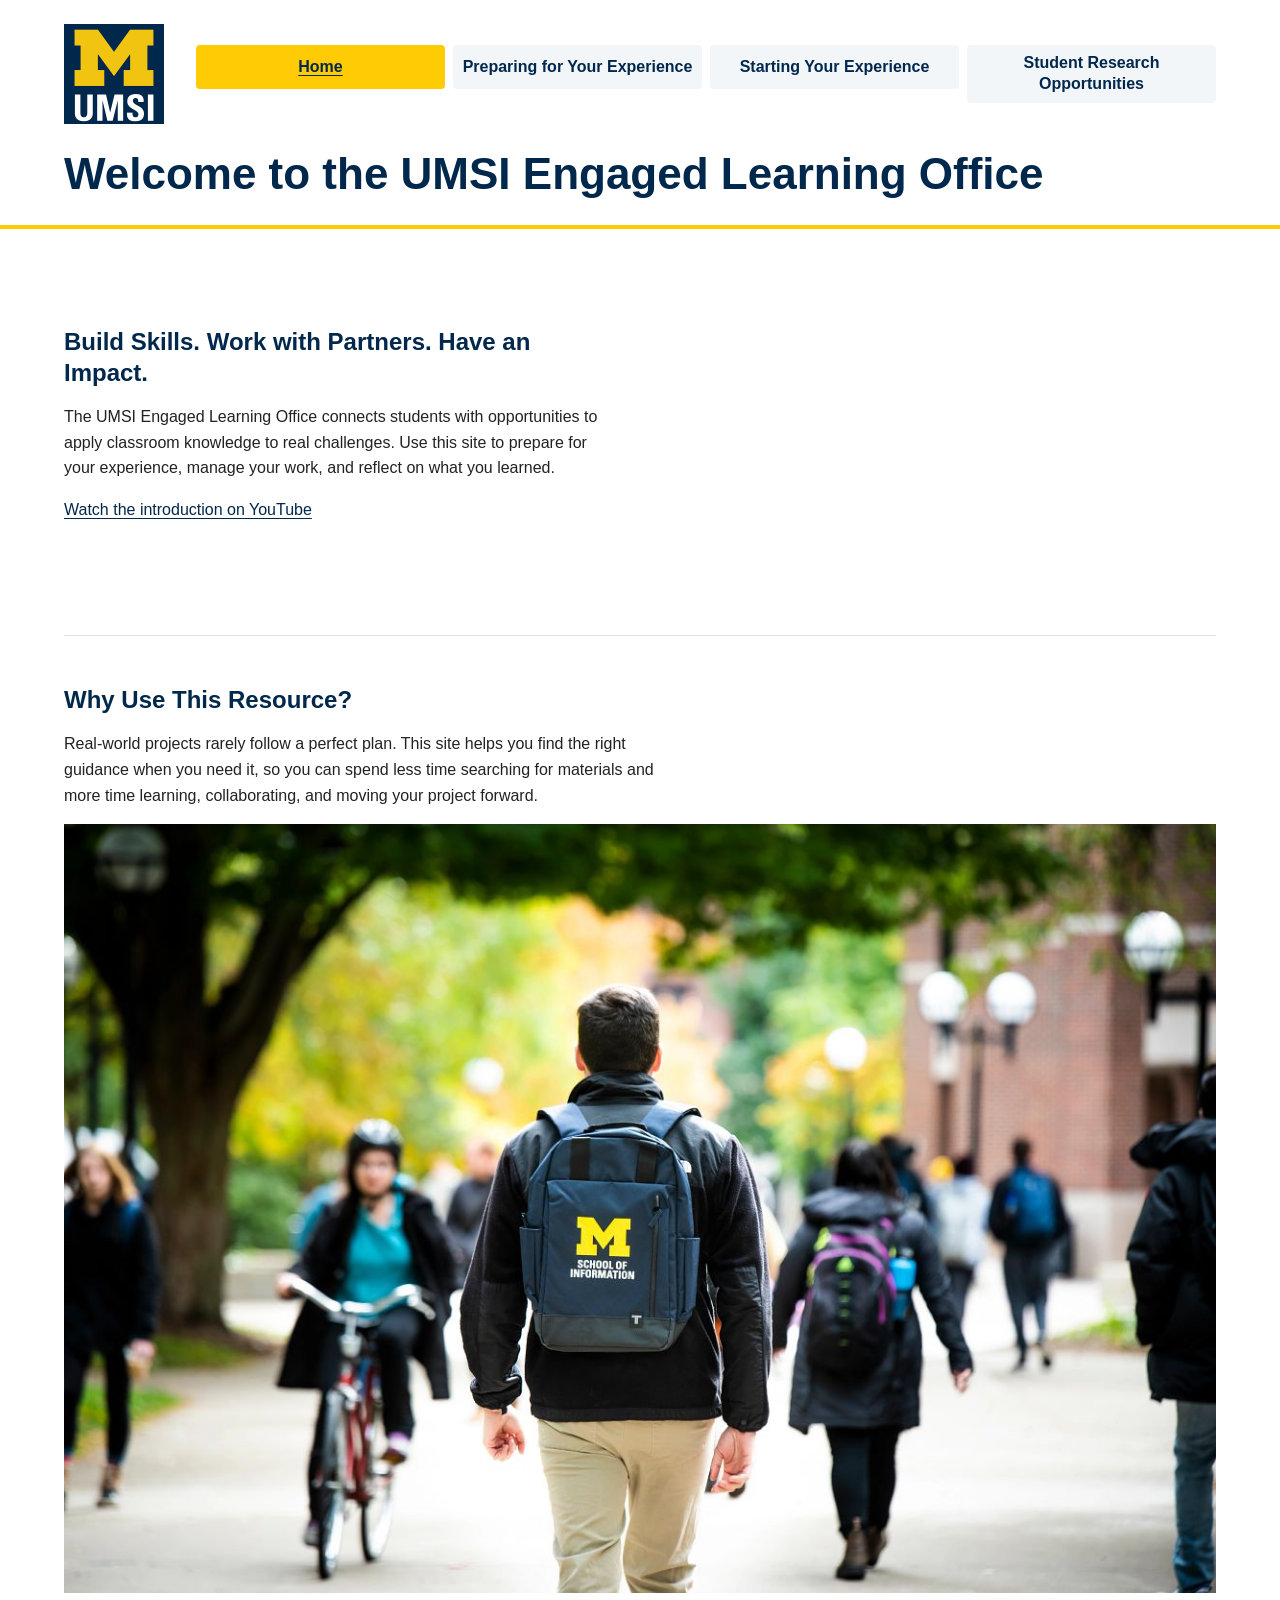
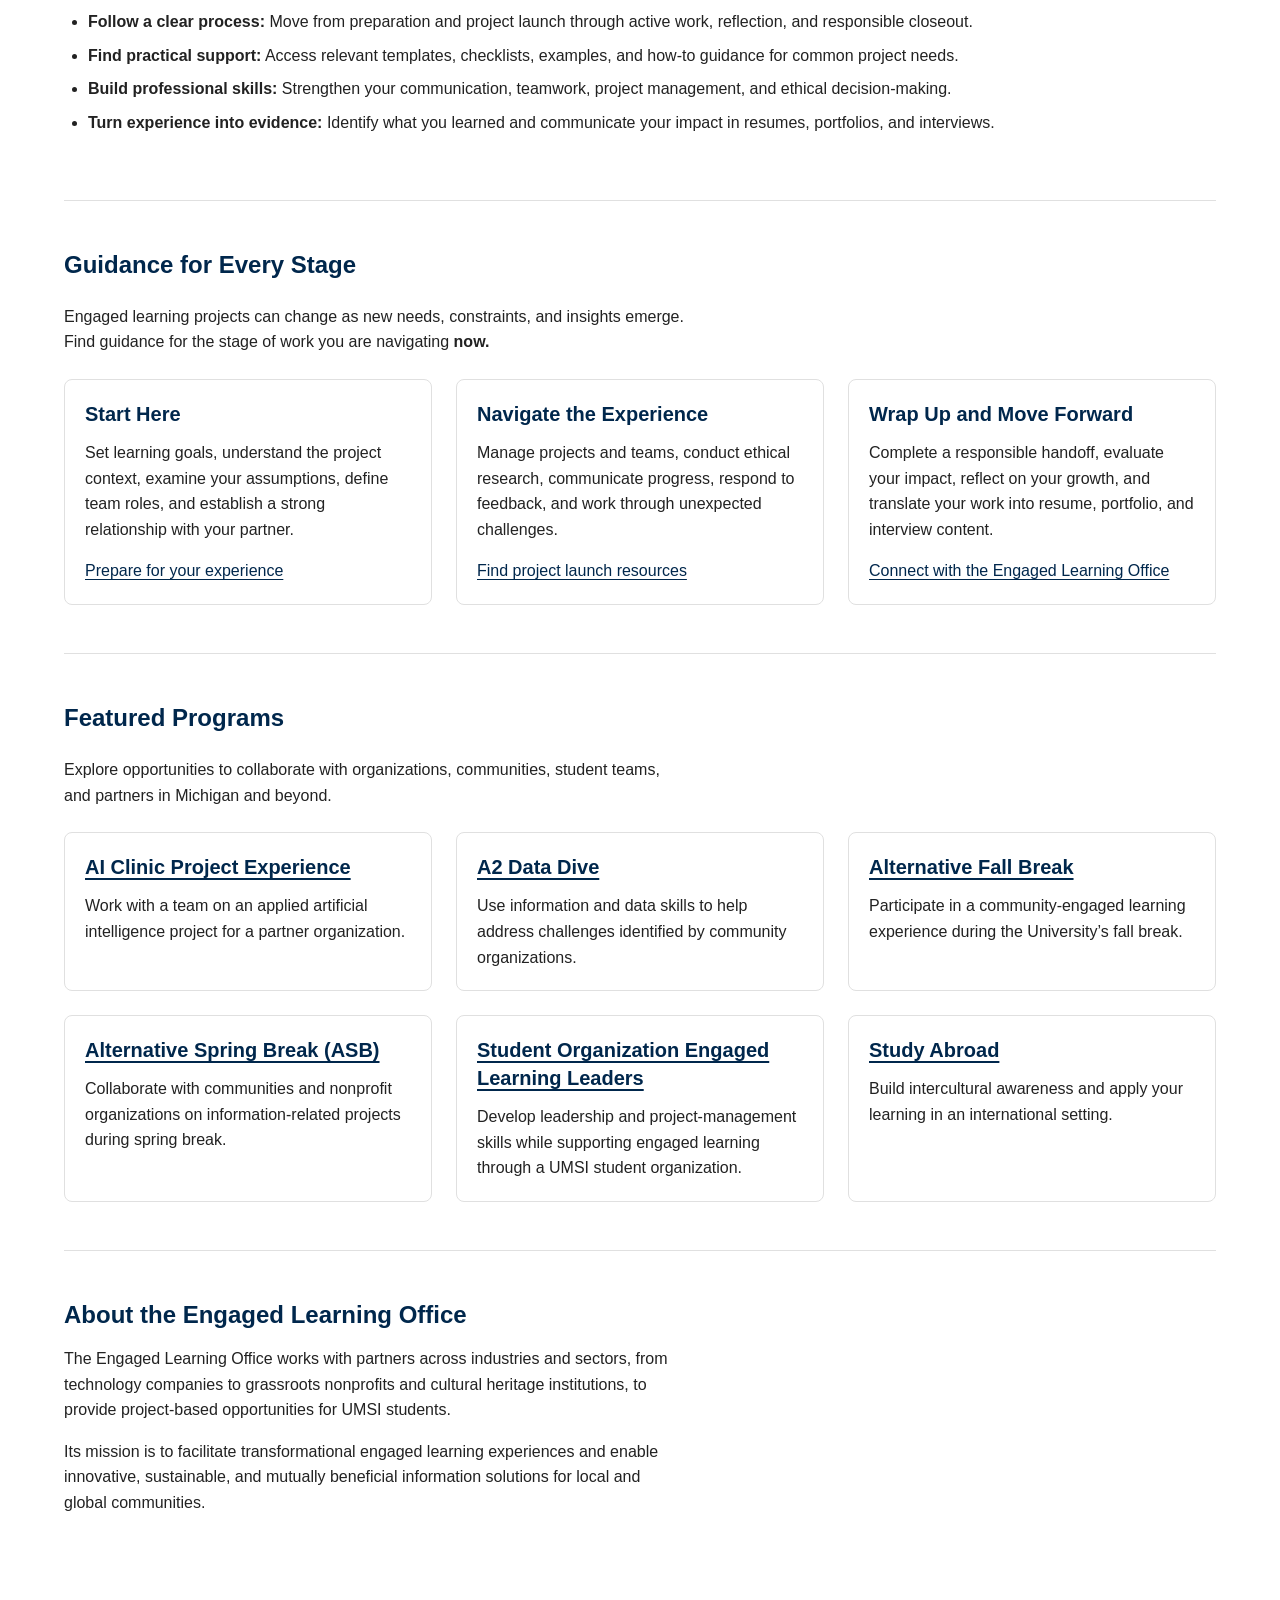
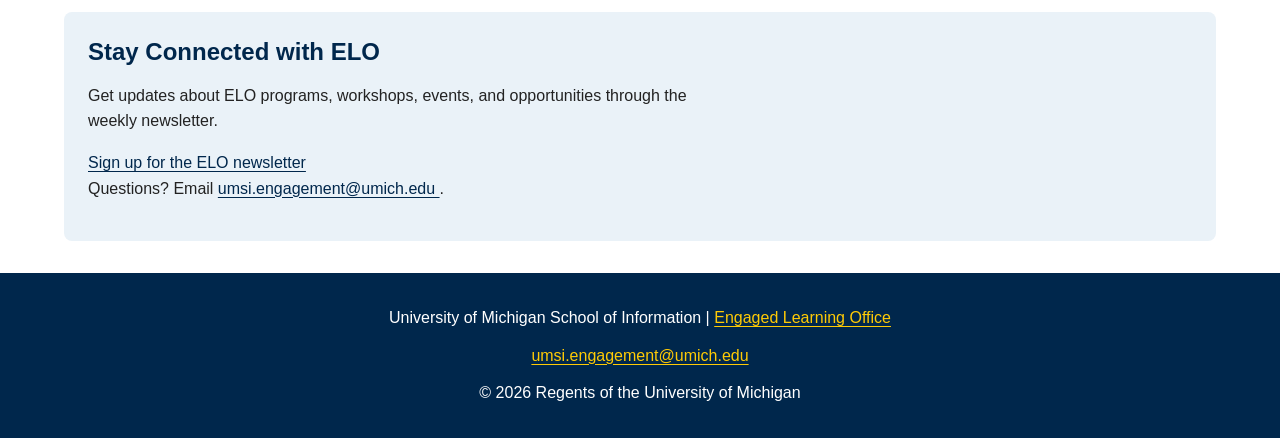
<file: index.html>
<!DOCTYPE html>
<html lang="en">

<head>
  <meta charset="UTF-8">
  <meta name="viewport" content="width=device-width, initial-scale=1.0">
  <title>Engaged Learning Resources | UMSI</title>
  <link rel="stylesheet" href="css/html5reset.css">
  <link rel="stylesheet" href="css/style.css">

  <script src="js/site.js" defer></script>
</head>

<body>

  <header>
    <a href="#main" class="skip-link">Skip to Main Content</a>
    <img src="images/UMSI_signature_vertical_informal_solidblue.jpg" alt="University of Michigan School of Information" width="400" height="400">
    <nav aria-label="Primary">
      <ul>
        <li><a href="index.html" aria-current="page">Home</a></li>
        <li><a href="prep.html">Preparing for Your Experience</a></li>
        <li><a href="start.html">Starting Your Experience</a></li>
        <li><a href="study.html">Student Research Opportunities</a></li>
      </ul>
    </nav>
    <h1>Welcome to the UMSI Engaged Learning Office</h1>

  </header>
  <main id="main" tabindex="-1">
    <section class="intro">
      <div class="intro-copy">
          <h2>Build Skills. Work with Partners. Have an Impact.</h2>
          <p>
          The UMSI Engaged Learning Office connects students with opportunities to apply classroom knowledge to real
          challenges. Use this site to prepare for your experience, manage your work, and reflect on what you learned.
          </p>
        <p><a href="https://www.youtube.com/watch?v=81ZO9RfIJEQ">Watch the introduction on YouTube</a></p>
      </div>

      <iframe width="560" height="315" src="https://www.youtube.com/embed/81ZO9RfIJEQ?si=tBp82YWZMl1u7CVS"
        title="UMSI engaged learning introduction"
        allow="accelerometer; autoplay; clipboard-write; encrypted-media; gyroscope; picture-in-picture; web-share"
        referrerpolicy="strict-origin-when-cross-origin" allowfullscreen></iframe>
    </section>

    <section>
      <h2>Why Use This Resource?</h2>

      <p>Real-world projects rarely follow a perfect plan. This site helps you find the right guidance when you need it,
        so you can spend less time searching for materials and more time learning, collaborating, and moving your project
        forward.
      </p>
      <img src="images/UMSI_CampusFall_UMSIBackpack_02.jpg" alt="A student wears a UMSI backpack in fall on the drag." width="1200" height="801" decoding="async">
      <ul>
        <li><strong>Follow a clear process:</strong> Move from preparation and project launch through active work,
          reflection, and responsible closeout.</li>
        <li><strong>Find practical support:</strong> Access relevant templates, checklists, examples, and how-to
          guidance for common project needs.</li>
        <li><strong>Build professional skills:</strong> Strengthen your communication, teamwork, project management, and
          ethical decision-making.</li>
        <li><strong>Turn experience into evidence:</strong> Identify what you learned and communicate your impact in
          resumes, portfolios, and interviews.</li>
      </ul>
    </section>

    <section class="resource-grid">
      <h2>Guidance for Every Stage</h2>
      <p>Engaged learning projects can change as new needs, constraints, and insights emerge. Find guidance for the
        stage of work you are navigating <strong>now.</strong></p>
      <article>
        <h3>Start Here</h3>
        <p>Set learning goals, understand the project context, examine your assumptions, define team roles, and
          establish a strong relationship with your partner.</p>
        <a href="prep.html">Prepare for your experience</a>
      </article>

      <article>
        <h3>Navigate the Experience</h3>
        <p>Manage projects and teams, conduct ethical research, communicate progress, respond to feedback, and work
          through unexpected challenges.</p>
        <a href="start.html">Find project launch resources</a>
      </article>

      <article>
        <h3>Wrap Up and Move Forward</h3>
        <p>Complete a responsible handoff, evaluate your impact, reflect on your growth, and translate your work into
          resume, portfolio, and interview content.</p>
        <a href="https://www.si.umich.edu/programs/engaged-learning/about-engaged-learning-office">Connect with the Engaged Learning Office</a>
      </article>
    </section>

    <section class="resource-grid">
      <h2>Featured Programs</h2>
      <p>Explore opportunities to collaborate with organizations, communities, student teams, and partners in Michigan
        and beyond.</p>
      <article>
        <h3><a href="https://mcompass.umich.edu/_portal/tds-program-brochure?programid=12810">AI Clinic Project
            Experience</a></h3>
        <p>Work with a team on an applied artificial intelligence project for a partner organization.</p>
      </article>

      <article>
        <h3><a href="https://mcompass.umich.edu/_portal/tds-program-brochure?programid=12556">A2 Data Dive</a></h3>
        <p>Use information and data skills to help address challenges identified by community organizations.</p>
      </article>

      <article>
        <h3><a href="https://mcompass.umich.edu/_portal/tds-program-brochure?programid=11297">Alternative Fall Break</a>
        </h3>
        <p>Participate in a community-engaged learning experience during the University’s fall break.</p>
      </article>

      <article>
        <h3><a href="https://mcompass.umich.edu/_portal/tds-program-brochure?programid=10621">Alternative Spring Break
            (ASB)</a></h3>
        <p>Collaborate with communities and nonprofit organizations on information-related projects during spring break.
        </p>
      </article>

      <article>
        <h3><a href="https://mcompass.umich.edu/_portal/tds-program-brochure?programid=12294">Student Organization
            Engaged Learning Leaders</a></h3>
        <p>Develop leadership and project-management skills while supporting engaged learning through a UMSI student
          organization.</p>
      </article>

      <article>
        <h3><a href="https://www.si.umich.edu/student-life/study-abroad">Study Abroad</a></h3>
        <p>Build intercultural awareness and apply your learning in an international setting. </p>
      </article>
    </section>
    <section>
      <h2>About the Engaged Learning Office</h2>
      <p>The Engaged Learning Office works with partners across industries and sectors, from technology companies to
        grassroots nonprofits and cultural heritage institutions, to provide project-based opportunities for UMSI
        students.</p>
      <p>Its mission is to facilitate transformational engaged learning experiences and enable innovative, sustainable,
        and mutually beneficial information solutions for local and global communities.</p>
    </section>
    <aside>
      <h2>Stay Connected with ELO</h2>
      <p>Get updates about ELO programs, workshops, events, and opportunities through the weekly newsletter.</p>
      <div>
        <a href="https://umsi.info/elo-newsletter"> Sign up for the ELO newsletter</a>
      </div>
      <p>Questions? Email <a href="mailto:umsi.engagement@umich.edu">umsi.engagement@umich.edu </a>.</p>
    </aside>


    <!-- Content taken & modified from UMGPT with the prompt, "Write me a webpage of intro content to help meet the following requirements - this is for the home page": and then pasted in the client objectives & project requirements"
        UMGPT. (2026). UMGPT ( GPT-5.6 Sol September 7th version) [Large language model]. -->
  </main>
  <footer>
    <p>University of Michigan School of Information | <a
        href="https://www.si.umich.edu/programs/engaged-learning/about-engaged-learning-office">Engaged Learning Office
      </a></p>
    <address>
      <a href="mailto:umsi.engagement@umich.edu">umsi.engagement@umich.edu</a>
    </address>
    <p>&copy; <span data-year>2026</span> Regents of the University of Michigan</p>
  </footer>
</body>

</html>
</file>
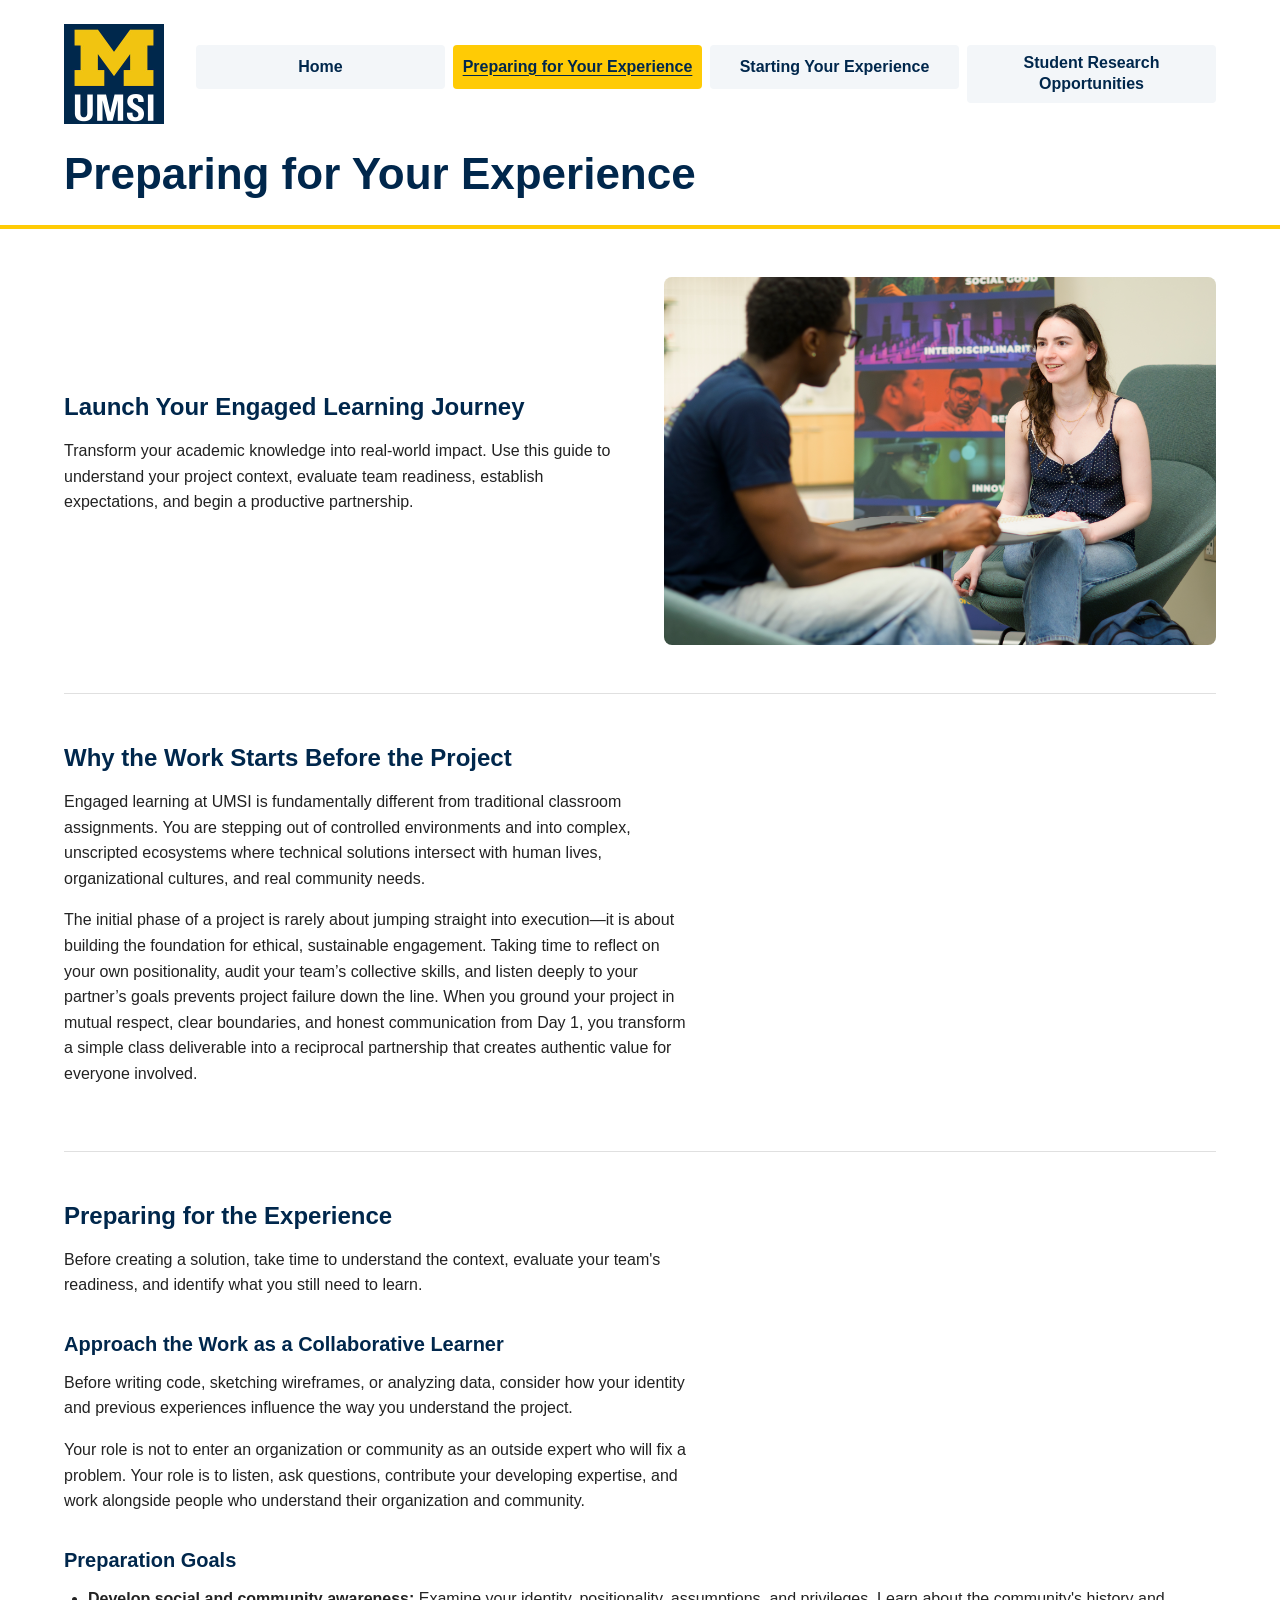
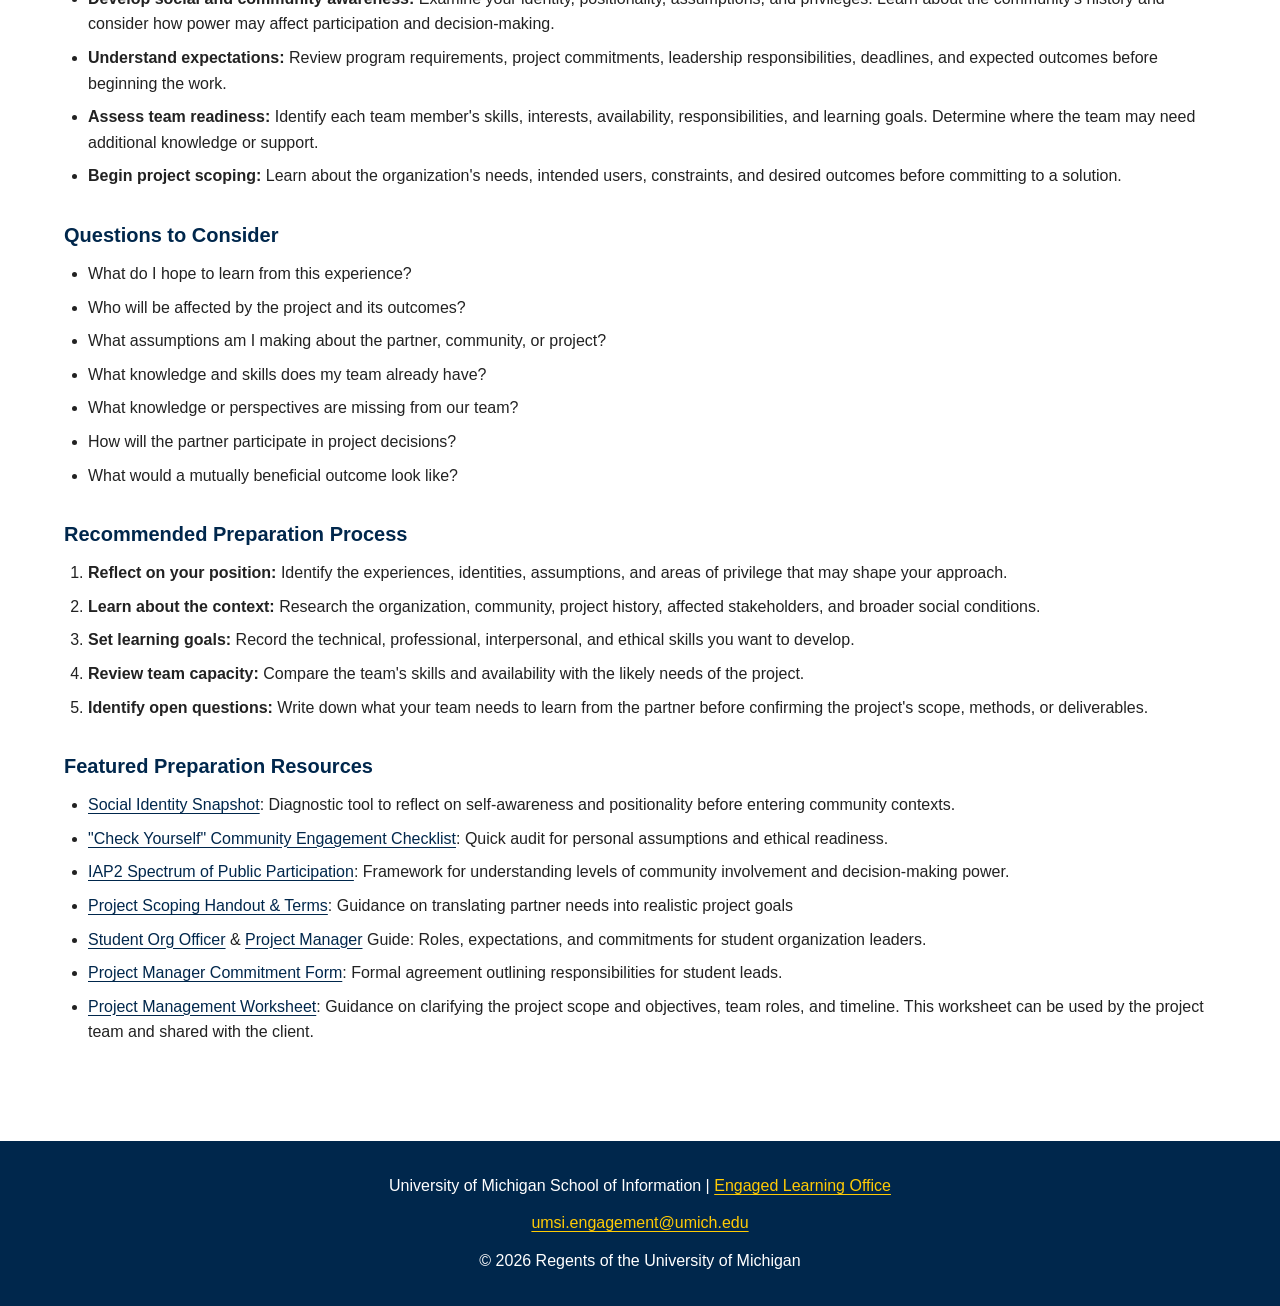
<file: prep.html>
<!DOCTYPE html>
<html lang="en">

<head>
  <meta charset="UTF-8">
  <meta name="viewport" content="width=device-width, initial-scale=1.0">
  <title>Preparing Your Experience | UMSI</title>
  <link rel="stylesheet" href="css/html5reset.css">
  <link rel="stylesheet" href="css/style.css">
  <script src="js/site.js" defer></script>
</head>

<body>

  <header>
    <a href="#main" class="skip-link">Skip to Main Content</a>
    <img src="images/UMSI_signature_vertical_informal_solidblue.jpg" alt="University of Michigan School of Information" width="400" height="400">
    <nav aria-label="Primary">
      <ul>
        <li><a href="index.html">Home</a></li>
        <li><a href="prep.html" aria-current="page">Preparing for Your Experience</a></li>
        <li><a href="start.html">Starting Your Experience</a></li>
        <li><a href="study.html">Student Research Opportunities</a></li>
      </ul>
    </nav>
    <h1>Preparing for Your Experience</h1>

  </header>
  <main id="main" tabindex="-1">
    <section class="intro">
      <div class="intro-copy">
          <h2>Launch Your Engaged Learning Journey</h2>
          <p>Transform your academic knowledge into real-world impact. Use this guide to understand your project context,
          evaluate team readiness, establish expectations, and begin a productive partnership.</p>
      </div>
      <img src="images/UMSI_study_03.jpg" alt="Students are talking in a commons room." width="4024" height="6048" decoding="async">
    </section>

    <section>
      <h2>Why the Work Starts Before the Project</h2>
      <p>Engaged learning at UMSI is fundamentally different from traditional classroom assignments. You are stepping
        out of controlled environments and into complex, unscripted ecosystems where technical solutions intersect with
        human lives, organizational cultures, and real community needs.</p>
      <p>The initial phase of a project is rarely about jumping straight into execution—it is about building the
        foundation for ethical, sustainable engagement. Taking time to reflect on your own positionality, audit your
        team’s collective skills, and listen deeply to your partner’s goals prevents project failure down the line. When
        you ground your project in mutual respect, clear boundaries, and honest communication from Day 1, you transform
        a simple class deliverable into a reciprocal partnership that creates authentic value for everyone involved.</p>


    </section>

    <section>
      <h2>Preparing for the Experience</h2>
      <p>Before creating a solution, take time to understand the context, evaluate your team's readiness, and identify
        what you still need to learn.</p>
      <article>
        <h3>Approach the Work as a Collaborative Learner</h3>
        <p>Before writing code, sketching wireframes, or analyzing data, consider how your identity and previous
          experiences influence the way you understand the project.</p>
        <p>Your role is not to enter an organization or community as an outside expert who will fix a problem. Your role
          is to listen, ask questions, contribute your developing expertise, and work alongside people who understand
          their organization and community.</p>
      </article>

      <article>
        <h3>Preparation Goals</h3>
        <ul>
          <li><strong>Develop social and community awareness:</strong> Examine your identity, positionality,
            assumptions, and privileges. Learn about the community's history and consider how power may affect
            participation and decision-making.
          </li>
          <li><strong>Understand expectations:</strong> Review program requirements, project commitments, leadership
            responsibilities, deadlines, and expected outcomes before beginning the work.</li>
          <li><strong>Assess team readiness:</strong> Identify each team member's skills, interests, availability,
            responsibilities, and learning goals. Determine where the team may need additional knowledge or support.
          </li>
          <li><strong>Begin project scoping:</strong> Learn about the organization's needs, intended users, constraints,
            and desired outcomes before committing to a solution.
          </li>
        </ul>
      </article>

      <article>
        <h3>Questions to Consider</h3>
        <ul>
          <li>What do I hope to learn from this experience?</li>
          <li>Who will be affected by the project and its outcomes?</li>
          <li>What assumptions am I making about the partner, community, or project?</li>
          <li>What knowledge and skills does my team already have?</li>
          <li>What knowledge or perspectives are missing from our team?</li>
          <li>How will the partner participate in project decisions?</li>
          <li>What would a mutually beneficial outcome look like?</li>
        </ul>
      </article>

      <article>
        <h3>Recommended Preparation Process</h3>
        <ol>
          <li><strong>Reflect on your position:</strong> Identify the experiences, identities, assumptions, and areas of
            privilege that may shape your approach.</li>
          <li><strong>Learn about the context:</strong> Research the organization, community, project history, affected
            stakeholders, and broader social conditions.</li>
          <li><strong>Set learning goals:</strong> Record the technical, professional, interpersonal, and ethical skills
            you want to develop.</li>
          <li><strong>Review team capacity:</strong> Compare the team's skills and availability with the likely needs of
            the project. </li>
          <li><strong>Identify open questions:</strong> Write down what your team needs to learn from the partner before
            confirming the project's scope, methods, or deliverables.
          </li>
        </ol>
      </article>

      <article>
        <h3>Featured Preparation Resources</h3>
        <ul>
          <li><a href="https://sites.lsa.umich.edu/equitable-teaching/social-identity-snapshot">Social Identity
              Snapshot</a>: Diagnostic tool to reflect on self-awareness and positionality before entering community
            contexts.</li>
          <li><a
              href="https://docs.google.com/document/d/1Qt9YeStVwDHjwJhOLAz42JSNQR2lFMurdUtxtdrGkuc/edit?tab=t.0#heading=h.ch0bvccjkrzn">"Check
              Yourself" Community Engagement Checklist</a>: Quick audit for personal assumptions and ethical readiness.
          </li>
          <li><a href="https://drive.google.com/file/d/1zc1RNlrDxV51-muOERdDTnINQcquJpOA/view?usp=sharing">IAP2 Spectrum
              of Public Participation</a>: Framework for understanding levels of community involvement and
            decision-making power.</li>
          <li><a
              href="https://docs.google.com/document/d/1TrEDolwmOIlXgYgAP9VvlOGoYOwFfe6KxzZOgZSVYVw/edit?usp=drive_link">Project
              Scoping Handout & Terms</a>: Guidance on translating partner needs into realistic project goals</li>
          <li><a
              href="https://docs.google.com/document/d/1AexsV_JeSd0kRUBbcifZpfBu6y6Zi8Y0iJScp1I3gkM/edit?usp=drive_link">Student
              Org Officer</a> & <a
              href="https://docs.google.com/document/u/0/d/1uwOOS0TrXWzcSShj8DUFpckWo0t1UNu_Q7WVbZnLhX0/edit">Project
              Manager</a> Guide: Roles, expectations, and commitments for student organization leaders.</li>
          <li><a
              href="https://docs.google.com/document/d/1U4lCNGyWKJ3C2i_VgFqAR45Z4zF1FehuthuqT-M2wdI/edit?usp=drive_link">Project
              Manager Commitment Form</a>: Formal agreement outlining responsibilities for student leads.</li>
          <li><a
              href="https://docs.google.com/document/d/1twc-7TYWmb_PNrOBiDI1NuJqJAuhluTICr22GRd_NLc/edit?usp=drive_link">Project
              Management Worksheet</a>: Guidance on clarifying the project scope and objectives, team roles, and
            timeline. This worksheet can be used by the project team and shared with the client.</li>
        </ul>
      </article>
    </section>
  </main>
  <footer>
    <p>University of Michigan School of Information | <a
        href="https://www.si.umich.edu/programs/engaged-learning/about-engaged-learning-office">Engaged Learning Office
      </a></p>
    <address>
      <a href="mailto:umsi.engagement@umich.edu">umsi.engagement@umich.edu</a>
    </address>
    <p>&copy; <span data-year>2026</span> Regents of the University of Michigan</p>
  </footer>

</body>

</html>
</file>
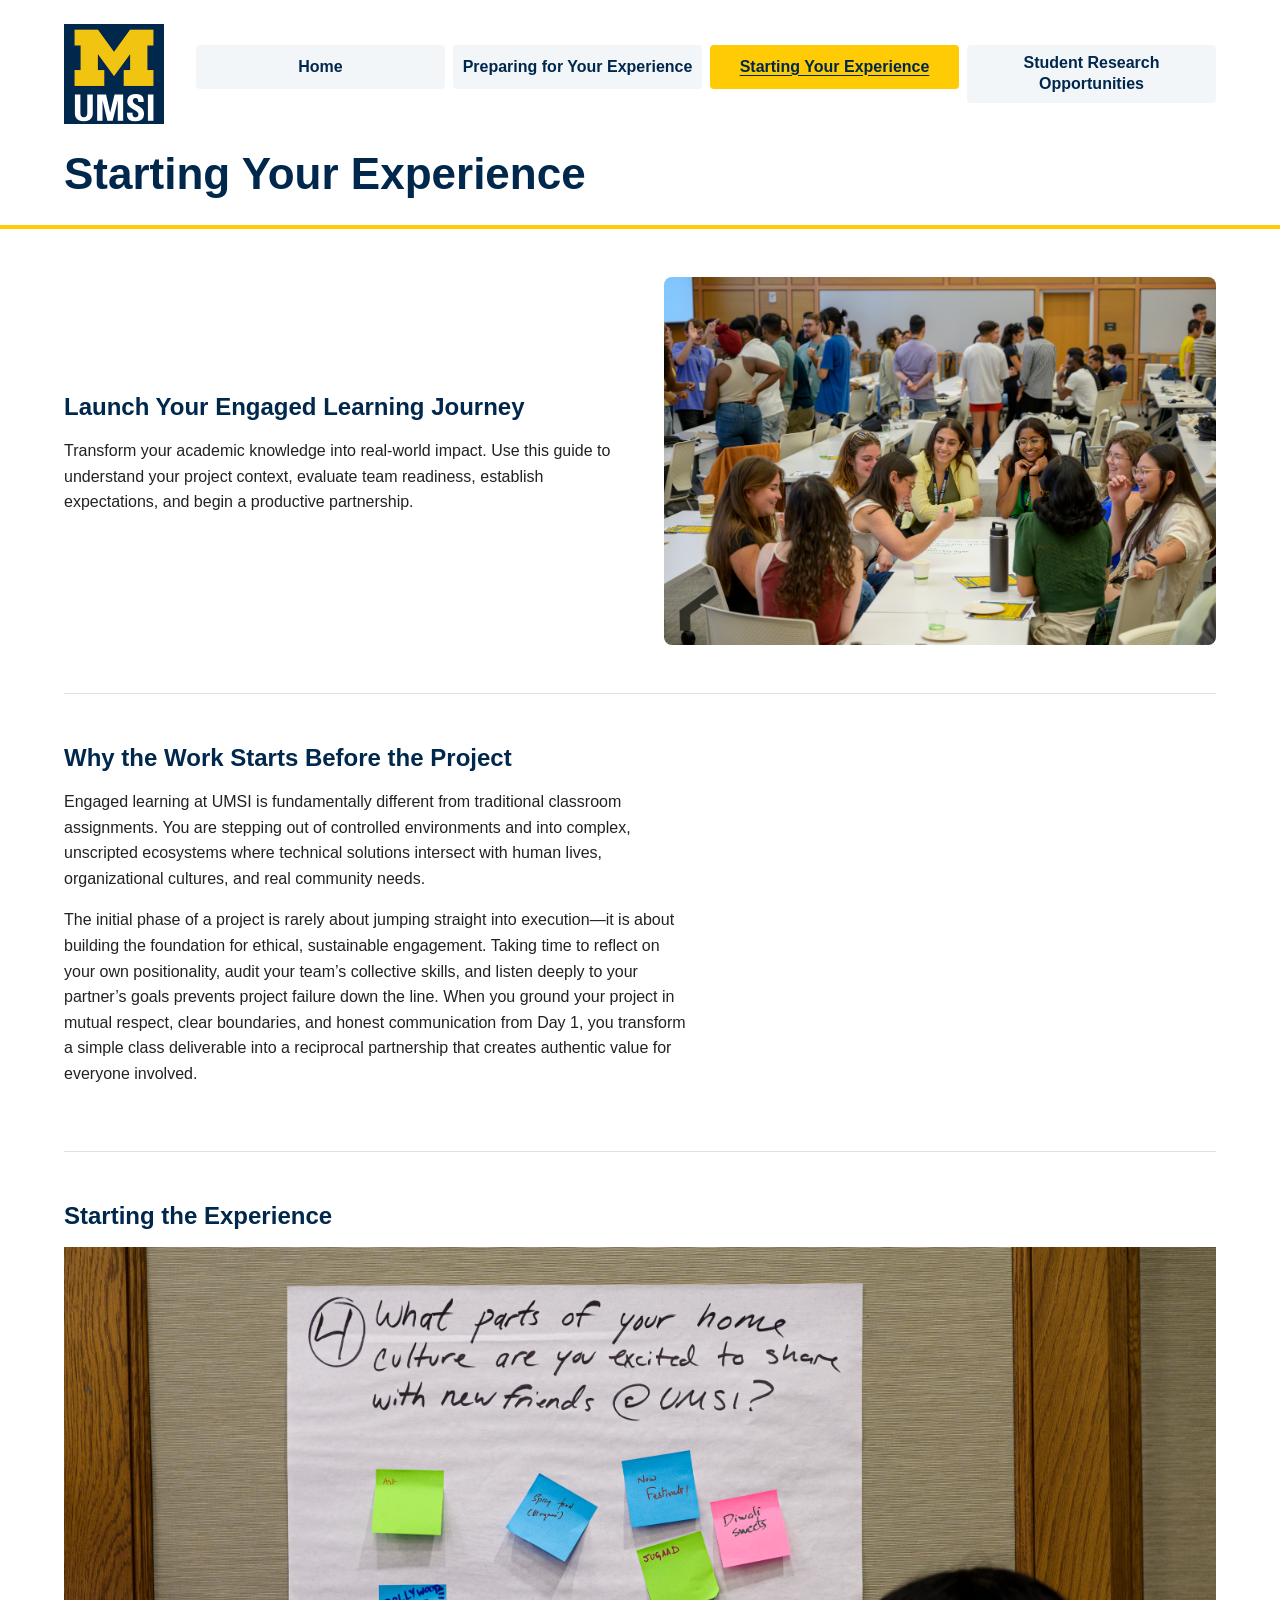
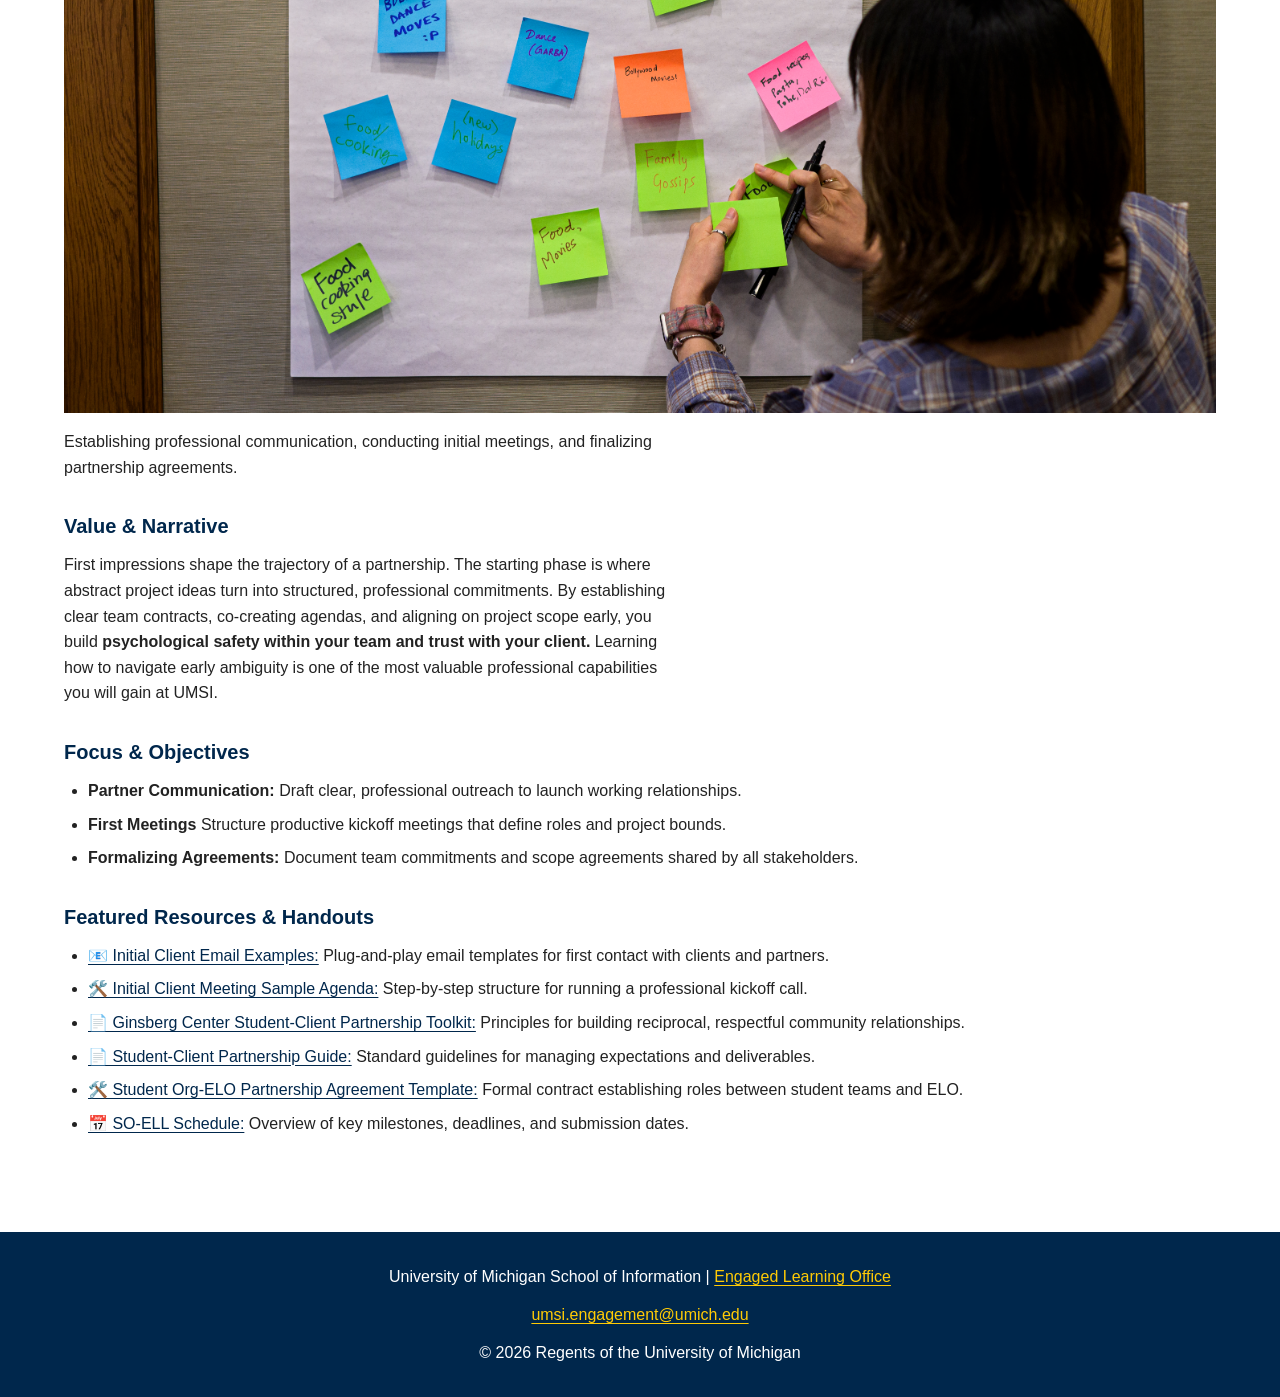
<file: start.html>
<!DOCTYPE html>
<html lang="en">

<head>
    <meta charset="UTF-8">
    <meta name="viewport" content="width=device-width, initial-scale=1.0">
    <title>Starting Your Experience | UMSI</title>
    <link rel="stylesheet" href="css/html5reset.css">
    <link rel="stylesheet" href="css/style.css">
  <script src="js/site.js" defer></script>
</head>

<body>
    <header>
        <a href="#main" class="skip-link">Skip to Main Content</a>
        <img src="images/UMSI_signature_vertical_informal_solidblue.jpg" alt="University of Michigan School of Information" width="400" height="400">
        <nav aria-label="Primary">
            <ul>
                <li><a href="index.html">Home</a></li>
                <li><a href="prep.html">Preparing for Your Experience</a></li>
                <li><a href="start.html" aria-current="page">Starting Your Experience</a></li>
                <li><a href="study.html">Student Research Opportunities</a></li>
            </ul>
        </nav>
        <h1>Starting Your Experience</h1>
    </header>
    <main id="main" tabindex="-1">
        <section class="intro">
            <div class="intro-copy">
                <h2>Launch Your Engaged Learning Journey</h2>
                <p>Transform your academic knowledge into real-world impact. Use this guide to understand your project
                context, evaluate team readiness, establish expectations, and begin a productive partnership.</p>
            </div>
            <img src="images/UMSI_study_01" alt="Brainstorming session in a classroom." width="5551" height="3693" decoding="async">
        </section>

        <section>
            <h2>Why the Work Starts Before the Project</h2>
            <p>Engaged learning at UMSI is fundamentally different from traditional classroom assignments. You are
                stepping out of controlled environments and into complex, unscripted ecosystems where technical
                solutions intersect with human lives, organizational cultures, and real community needs.</p>
            <p>The initial phase of a project is rarely about jumping straight into execution—it is about building the
                foundation for ethical, sustainable engagement. Taking time to reflect on your own positionality, audit
                your team’s collective skills, and listen deeply to your partner’s goals prevents project failure down
                the line. When you ground your project in mutual respect, clear boundaries, and honest communication
                from Day 1, you transform a simple class deliverable into a reciprocal partnership that creates
                authentic value for everyone involved.</p>


        </section>

        <section>
            <h2>Starting the Experience</h2>
            <img src="images/UMSI_study_02.JPG" alt="Students are talking in a commons room." width="5735" height="3816" decoding="async">
            <p>Establishing professional communication, conducting initial meetings, and finalizing partnership
                agreements.</p>
            <article>
                <h3>Value & Narrative</h3>
                <p>First impressions shape the trajectory of a partnership. The starting phase is where abstract project
                    ideas turn into structured, professional commitments. By establishing clear team contracts,
                    co-creating agendas, and aligning on project scope early, you build <strong>psychological safety
                        within your
                        team and trust with your client.</strong> Learning how to navigate early ambiguity is one of the
                    most
                    valuable professional capabilities you will gain at UMSI.</p>
            </article>

            <article>
                <h3>Focus & Objectives</h3>
                <ul>
                    <li><strong>Partner Communication:</strong> Draft clear, professional outreach to launch working
                        relationships.
                    </li>
                    <li><strong>First Meetings</strong> Structure productive kickoff meetings that define roles and
                        project bounds.</li>
                    <li><strong>Formalizing Agreements:</strong> Document team commitments and scope agreements shared
                        by all stakeholders.</li>
                </ul>
            </article>

            <article>
                <h3>Featured Resources & Handouts</h3>
                <ul>
                    <li><a
                            href="https://docs.google.com/document/d/1fWFXwoW5fKX_Tctn97Gio5XZDwILNlqIOyKKE8Yk5J0/edit?usp=drive_link">📧
                            Initial Client Email Examples:</a> Plug-and-play email templates for first contact with
                        clients and partners.</li>
                    <li><a
                            href="https://docs.google.com/document/d/1ItXxYauAcPoaGMUZWuJsX-OLFfGmeBOWT7JNhoZxGyU/edit?usp=drive_link">🛠️
                            Initial Client Meeting Sample Agenda:</a> Step-by-step structure for running a professional
                        kickoff call.</li>
                    <li><a href="https://ginsberg.umich.edu/article/campus-community-partnerships-toolkit">📄 Ginsberg
                            Center Student-Client Partnership Toolkit:</a> Principles for building reciprocal,
                        respectful community relationships.</li>
                    <li><a href="https://drive.google.com/file/d/12ealxkKCvOZajxK7doyUXu_k2LyKPUP2/view?usp=drive_link">📄
                            Student-Client Partnership Guide:</a> Standard guidelines for managing expectations and
                        deliverables.</li>
                    <li><a
                            href="https://docs.google.com/document/d/1y5Y2wc1ADz0n_ht26kPYlFK3Zm9i3UR_Z0OMWP3Q_xQ/edit?usp=drive_link">🛠️
                            Student Org-ELO Partnership Agreement Template:</a> Formal contract establishing roles
                        between student teams and ELO.
                    </li>
                    <li><a
                            href="https://docs.google.com/spreadsheets/d/1YeK2WerSbhaU5hjEg9wxdXmzBx9lgRy2yHBKAH-SxiA/edit?gid=166831640#gid=166831640">📅
                            SO-ELL Schedule:</a> Overview of key milestones, deadlines, and submission dates.</li>
                </ul>
            </article>
        </section>
    </main>

    <footer>
        <p>University of Michigan School of Information | <a
                href="https://www.si.umich.edu/programs/engaged-learning/about-engaged-learning-office">Engaged Learning
                Office
            </a></p>
        <address>
            <a href="mailto:umsi.engagement@umich.edu">umsi.engagement@umich.edu</a>
        </address>
        <p>&copy; <span data-year>2026</span> Regents of the University of Michigan</p>
    </footer>

</body>

</html>
</file>
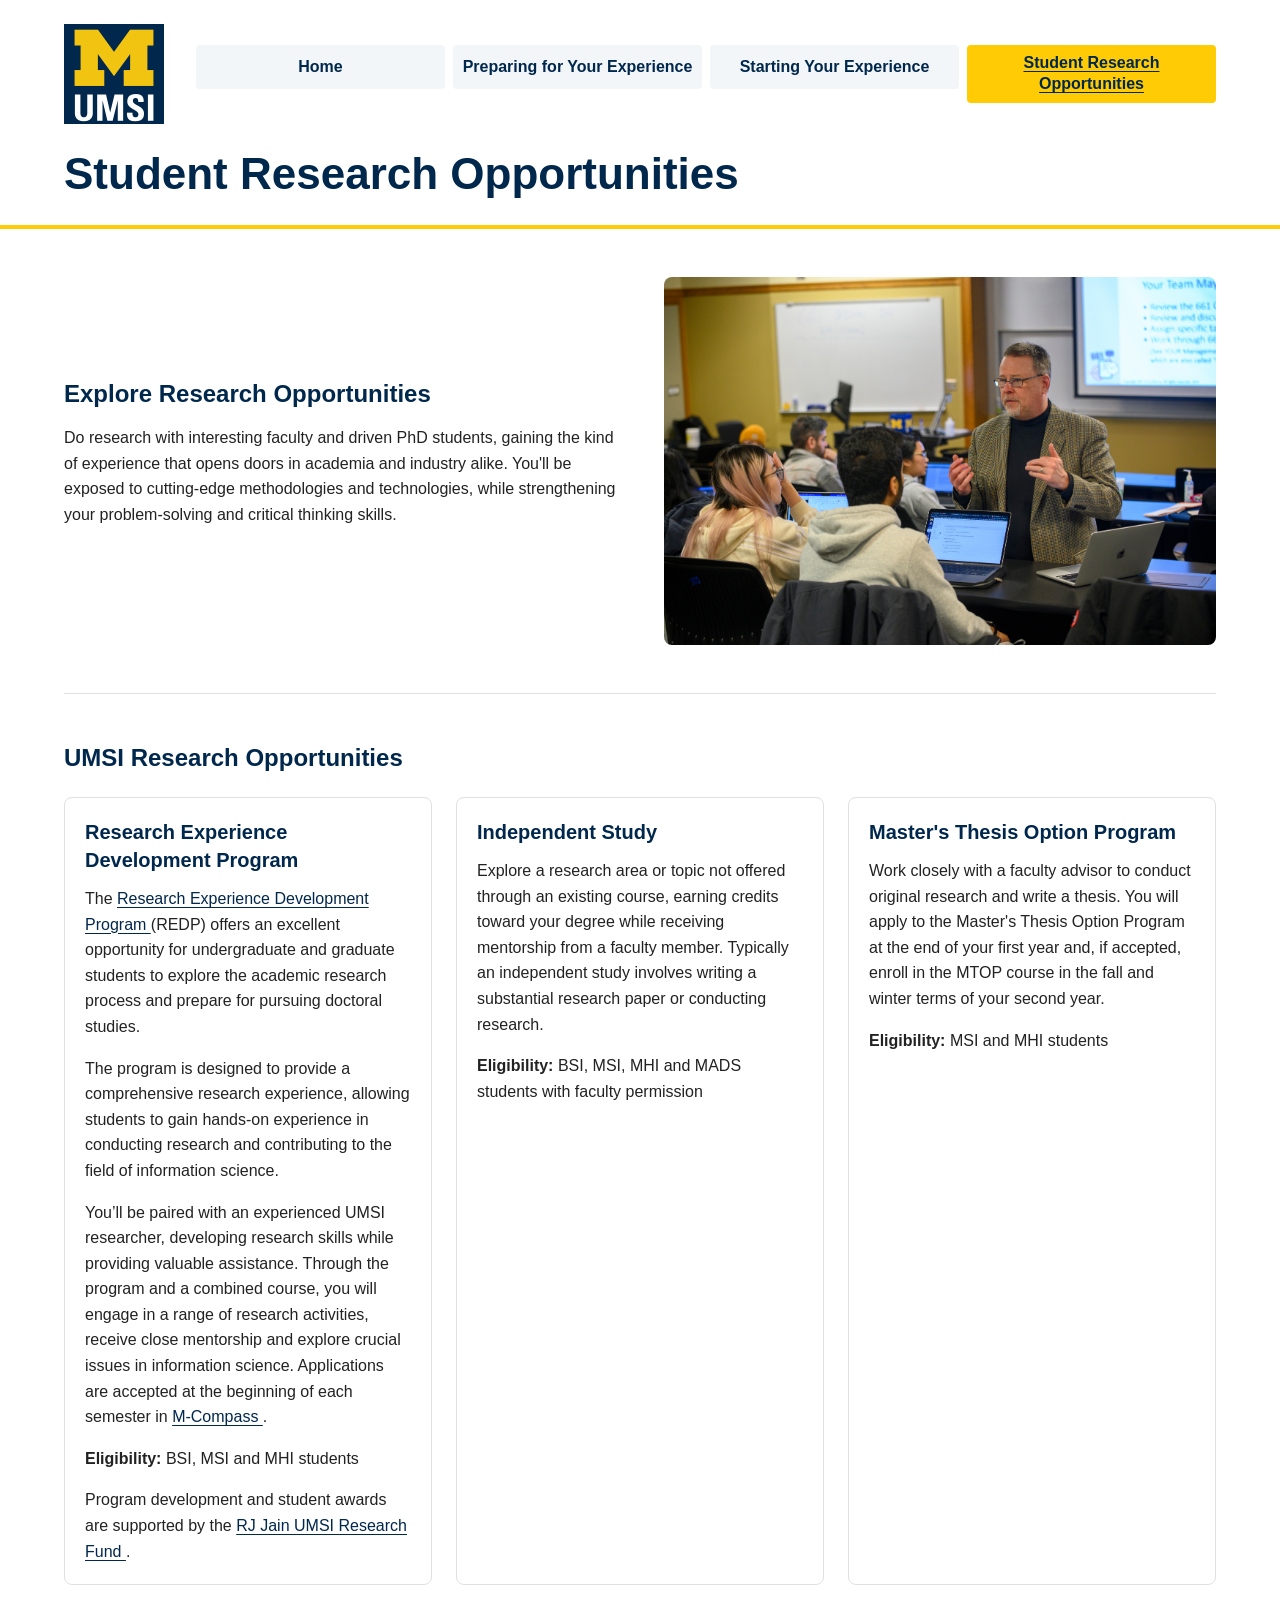
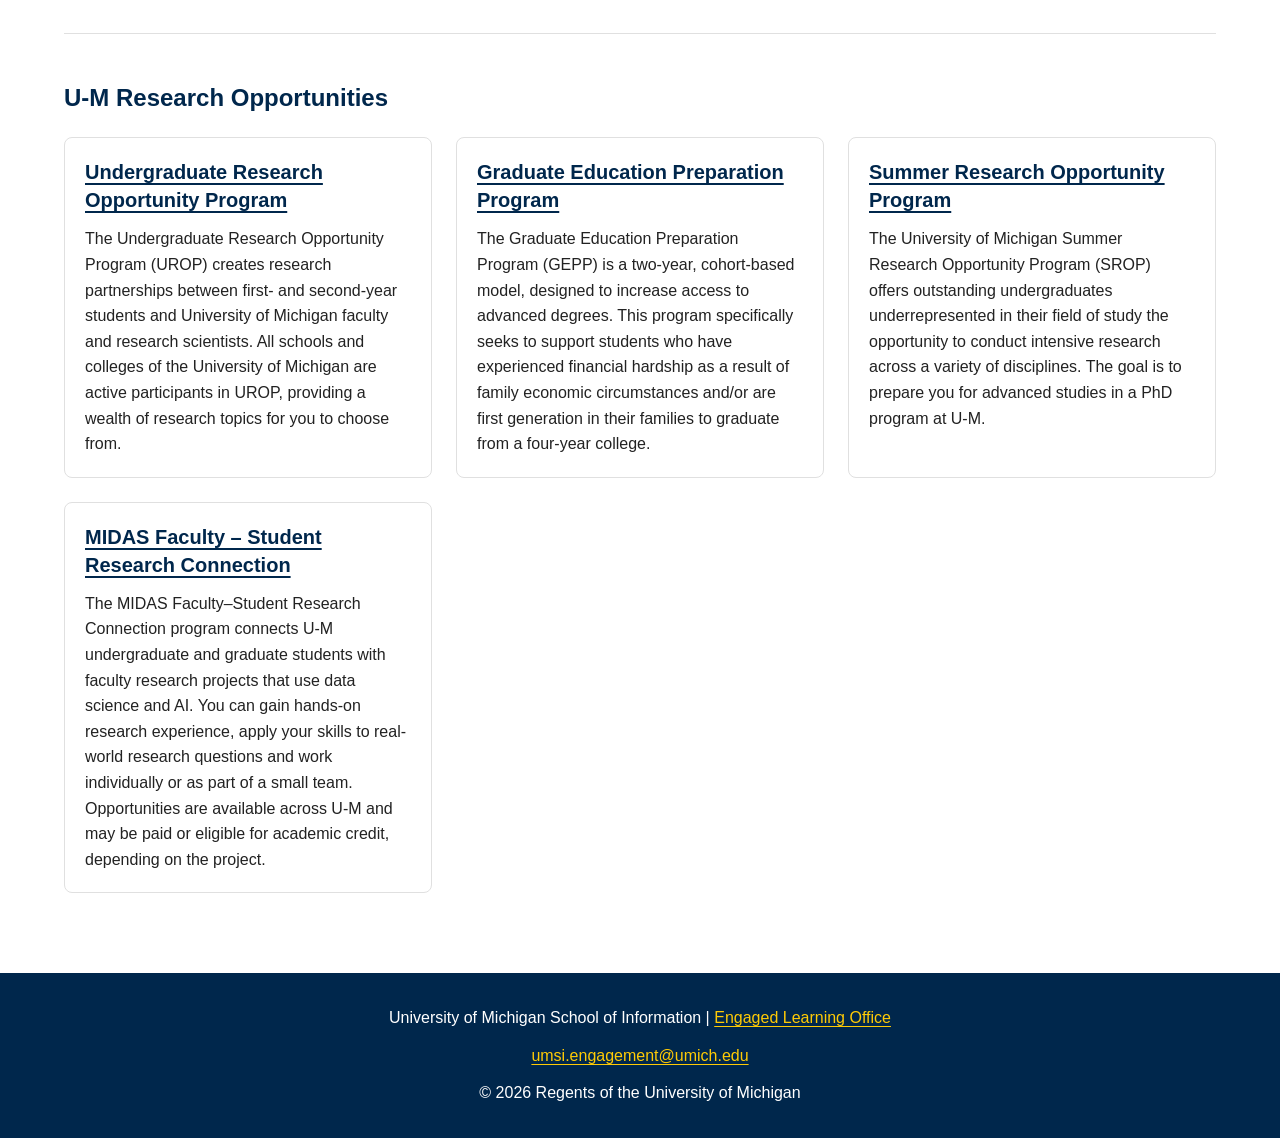
<file: study.html>
<!DOCTYPE html>
<html lang="en">

<head>
    <meta charset="UTF-8">
    <meta name="viewport" content="width=device-width, initial-scale=1.0">
    <title>Student Research Opportunities | UMSI</title>
    <link rel="stylesheet" href="css/html5reset.css">
    <link rel="stylesheet" href="css/style.css">
  <script src="js/site.js" defer></script>
</head>

<body>
    <header>
        <a href="#main" class="skip-link">Skip to Main Content</a>
        <img src="images/UMSI_signature_vertical_informal_solidblue.jpg" alt="University of Michigan School of Information" width="400" height="400">

        <nav aria-label="Primary">
            <ul>
                <li><a href="index.html">Home</a></li>
                <li><a href="prep.html">Preparing for Your Experience</a></li>
                <li><a href="start.html">Starting Your Experience</a></li>
                <li><a href="study.html" aria-current="page">Student Research Opportunities</a></li>
            </ul>
        </nav>

        <h1>Student Research Opportunities</h1>
    </header>

    <main id="main" tabindex="-1">

        <section class="intro">
            <div class="intro-copy">
                <h2>Explore Research Opportunities</h2>
                <p>
                Do research with interesting faculty and driven PhD students, gaining the kind of experience
                that opens doors in academia and industry alike. You'll be exposed to cutting-edge methodologies
                and technologies, while strengthening your problem-solving and critical thinking skills.
                </p>
            </div>
            <img src="images/UMSI_research" alt="Students and professor discussing research in a lab." width="6048" height="4024" decoding="async">
        </section>

        <section class="resource-grid">
            <h2>UMSI Research Opportunities</h2>

            <article>
                <h3>Research Experience Development Program</h3>

                <p>
                    The
                    <a href="https://mcompass.umich.edu/_portal/tds-program-brochure?programid=12448">
                        Research Experience Development Program
                    </a>
                    (REDP) offers an excellent opportunity for undergraduate and graduate students to explore
                    the academic research process and prepare for pursuing doctoral studies.
                </p>

                <p>
                    The program is designed to provide a comprehensive research experience, allowing students
                    to gain hands-on experience in conducting research and contributing to the field of
                    information science.
                </p>

                <p>
                    You’ll be paired with an experienced UMSI researcher, developing research skills while
                    providing valuable assistance. Through the program and a combined course, you will engage
                    in a range of research activities, receive close mentorship and explore crucial issues
                    in information science. Applications are accepted at the beginning of each semester in
                    <a href="https://mcompass.umich.edu/_portal/tds-program-brochure?programid=12448">
                        M-Compass
                    </a>.
                </p>

                <p>
                    <strong>Eligibility:</strong> BSI, MSI and MHI students
                </p>

                <p>
                    Program development and student awards are supported by the
                    <a href="https://www.si.umich.edu/about-umsi/news/entrepreneur-rj-jain-establishes-research-fund-nurture-student-innovators">
                        RJ Jain UMSI Research Fund
                    </a>.
                </p>
            </article>

            <article>
                <h3>Independent Study</h3>

                <p>
                    Explore a research area or topic not offered through an existing course, earning credits
                    toward your degree while receiving mentorship from a faculty member. Typically an
                    independent study involves writing a substantial research paper or conducting research.
                </p>

                <p>
                    <strong>Eligibility:</strong> BSI, MSI, MHI and MADS students with faculty permission
                </p>
            </article>

            <article>
                <h3>Master's Thesis Option Program</h3>

                <p>
                    Work closely with a faculty advisor to conduct original research and write a thesis.
                    You will apply to the Master's Thesis Option Program at the end of your first year and,
                    if accepted, enroll in the MTOP course in the fall and winter terms of your second year.
                </p>

                <p>
                    <strong>Eligibility:</strong> MSI and MHI students
                </p>
            </article>
        </section>

        <section class="resource-grid">
            <h2>U-M Research Opportunities</h2>

            <article>
                <h3>
                    <a href="http://www.lsa.umich.edu/urop/">
                        Undergraduate Research Opportunity Program
                    </a>
                </h3>

                <p>
                    The Undergraduate Research Opportunity Program (UROP) creates research partnerships
                    between first- and second-year students and University of Michigan faculty and research
                    scientists. All schools and colleges of the University of Michigan are active participants
                    in UROP, providing a wealth of research topics for you to choose from.
                </p>
            </article>

            <article>
                <h3>
                    <a href="https://lsa.umich.edu/urop/graduate-education-preparation-program-.html">
                        Graduate Education Preparation Program
                    </a>
                </h3>

                <p>
                    The Graduate Education Preparation Program (GEPP) is a two-year, cohort-based model,
                    designed to increase access to advanced degrees. This program specifically seeks to
                    support students who have experienced financial hardship as a result of family economic
                    circumstances and/or are first generation in their families to graduate from a
                    four-year college.
                </p>
            </article>

            <article>
                <h3>
                    <a href="http://www.rackham.umich.edu/student_life/diversity/community/srop/">
                        Summer Research Opportunity Program
                    </a>
                </h3>

                <p>
                    The University of Michigan Summer Research Opportunity Program (SROP) offers outstanding
                    undergraduates underrepresented in their field of study the opportunity to conduct
                    intensive research across a variety of disciplines. The goal is to prepare you for
                    advanced studies in a PhD program at U-M.
                </p>
            </article>

            <article>
                <h3>
                    <a href="https://midas.umich.edu/research/faculty-student-research-connection/">
                        MIDAS Faculty – Student Research Connection
                    </a>
                </h3>

                <p>
                    The MIDAS Faculty–Student Research Connection program connects U-M undergraduate and
                    graduate students with faculty research projects that use data science and AI.
                    You can gain hands-on research experience, apply your skills to real-world research
                    questions and work individually or as part of a small team. Opportunities are available
                    across U-M and may be paid or eligible for academic credit, depending on the project.
                </p>
            </article>
        </section>

    </main>

    <footer>
        <p>
            University of Michigan School of Information |
            <a href="https://www.si.umich.edu/programs/engaged-learning/about-engaged-learning-office">
                Engaged Learning Office
            </a>
        </p>

        <address>
            <a href="mailto:umsi.engagement@umich.edu">umsi.engagement@umich.edu</a>
        </address>

        <p>&copy; <span data-year>2026</span> Regents of the University of Michigan</p>
    </footer>

</body>

</html>
</file>
<file: css/style.css>
/* UMSI Brand Colors */

:root {
    --michigan-blue: #00274C;
    --michigan-maize: #FFCB05;
    --light-blue: #EAF2F8;
    --white: #FFFFFF;
    --text-color: #222222;
    --border-color: #E0E0E0;
}

/* General Styles */

*, *::before, *::after {
    box-sizing: border-box;
}

body {
    font-family: Arial, Helvetica, sans-serif;
    font-size: 16px;
    line-height: 1.6;
    color: var(--text-color);
    background-color: var(--white);
}

img {
    display: block;
    max-width: 100%;
    height: auto;
}

a {
    color: var(--michigan-blue);
    text-decoration: underline;
    text-underline-offset: 0.2em;
}

:is(a, button, input, iframe, main):focus-visible {
    outline: 3px solid var(--michigan-blue);
    box-shadow: 0 0 0 3px var(--white);
    outline-offset: 3px;
}

h1 {
    font-size: 32px;
    line-height: 1.2;
    font-weight: 700;
}

h2 {
    font-size: 24px;
    line-height: 1.3;
    font-weight: 700;
}

h3 {
    font-size: 20px;
    line-height: 1.4;
    font-weight: 700;
}

p {
    max-width: 70ch;
    margin-bottom: 16px;
}

/* Skip to Main Content */

.skip-link {
    position: absolute;
    left: -9999px;
    top: auto;
    width: 1px;
    height: 1px;
    overflow: hidden;
}

.skip-link:focus {
    left: 16px;
    top: 16px;
    width: auto;
    height: auto;
    padding: 16px;
    background-color: var(--michigan-maize);
    color: var(--michigan-blue);
    z-index: 1000;
}

/* Header */

header {
    display: grid;
    grid-template-columns: 90px minmax(0, 1fr);
    column-gap: 16px;
    align-items: center;
    padding: 24px max(5%, calc((100% - 1200px) / 2));
    border-bottom: 4px solid var(--michigan-maize);
}

header > img {
    width: 90px;
    grid-column: 1;
    grid-row: 1;
}

header nav {
    grid-column: 2;
    grid-row: 1;
    margin-top: 0;
}

header h1 {
    grid-column: 1 / -1;
    grid-row: 2;
    margin-top: 24px;
    color: var(--michigan-blue);
}

/* Navigation */

nav ul {
    display: grid;
    grid-template-columns: repeat(2, minmax(0, 1fr));
    gap: 8px;
    list-style: none;
    padding: 0;
    margin: 0;
}

nav li {
    margin: 0;
}

nav a {
    display: flex;
    align-items: center;
    justify-content: center;
    min-height: 44px;
    padding: 8px 6.4px;
    background-color: #F3F6F9;
    color: var(--michigan-blue);
    text-align: center;
    text-decoration: none;
    font-size: 13.6px;
    line-height: 1.3;
    font-weight: 600;
    border-radius: 4px;
}

nav a[aria-current="page"] {
    background-color: var(--michigan-maize);
    color: var(--michigan-blue);
    text-decoration: underline;
}

nav a:hover {
    background-color: var(--light-blue);
}

nav a[aria-current="page"]:hover {
    background-color: var(--michigan-maize);
}

/* Main Content */

main {
    width: 90%;
    max-width: 1200px;
    margin: 0 auto;
}

/* Major Sections */

main > section {
    padding: 32px 0;
    margin: 0;
}

main > section + section {
    border-top: 1px solid var(--border-color);
}

/* Section Headings */

main h2 {
    color: var(--michigan-blue);
    font-size: 24px;
    line-height: 1.3;
    margin-bottom: 16px;
}

main h3 {
    color: var(--michigan-blue);
    font-size: 20px;
    line-height: 1.4;
    margin-bottom: 12px;
}

/* Articles */

main article {
    margin-top: 32px;
    margin-bottom: 0;
    padding: 0;
    border: none;
}

main article h2,
main article h3 {
    margin-bottom: 12px;
}

/* Lists */

main ul {
    list-style-type: disc;
    padding-left: 24px;
    margin-bottom: 16px;
}

main ol {
    list-style-type: decimal;
    padding-left: 24px;
    margin-bottom: 16px;
}

main li {
    margin-bottom: 8px;
}

/* Images */

main img {
    max-width: 100%;
    height: auto;
    margin: 16px 0;
}

/* Responsive YouTube Video */

iframe {
    display: block;
    width: 100%;
    max-width: 100%;
    aspect-ratio: 16 / 9;
    height: auto;
    border: none;
    margin: 16px 0;
}

/* Additional Content */

main aside {
    padding: 24px;
    margin: 32px 0;
    background-color: var(--light-blue);
    border-radius: 8px;
}

/* Footer */

footer {
    background-color: var(--michigan-blue);
    color: var(--white);
    padding: 32px 5%;
    text-align: center;
    margin-top: 32px;
}

/* Keep the 404 footer at the bottom when the page is short. */
.error-page {
    display: flex;
    flex-direction: column;
    min-height: 100vh;
    min-height: 100dvh;
}

.error-page main {
    flex: 1;
}

footer a {
    color: var(--michigan-maize);
}

footer a:focus-visible {
    outline-color: var(--michigan-maize);
    box-shadow: none;
}

footer p {
    margin: 0 auto 12px;
}

footer p:last-child {
    margin-bottom: 0;
}

footer address {
    margin-bottom: 12px;
    font-style: normal;
}

.intro > img,
.intro > iframe {
    width: 100%;
    margin: 0;
    border-radius: 8px;
}

.intro > img {
    aspect-ratio: 3 / 2;
    object-fit: cover;
}

.resource-grid > article {
    padding: 20px;
    border: 1px solid var(--border-color);
    border-radius: 8px;
}

.resource-grid > article > :last-child {
    margin-bottom: 0;
}

.button {
    display: inline-block;
    min-height: 44px;
    padding: 8.8px 16px;
    border: 1px solid var(--michigan-blue);
    border-radius: 4px;
    background-color: var(--michigan-blue);
    color: var(--white);
    font: inherit;
    font-weight: 700;
    cursor: pointer;
}

a.button {
    text-decoration: none;
}

.button:hover {
    background-color: var(--light-blue);
    color: var(--michigan-blue);
}

@media (min-width: 768px) {
    header {
        grid-template-columns: 100px minmax(0, 1fr);
        column-gap: 24px;
    }

    header > img {
        width: 100px;
    }

    nav ul {
        grid-template-columns: repeat(4, minmax(0, 1fr));
    }

    .intro {
        display: grid;
        grid-template-columns: repeat(2, minmax(0, 1fr));
        align-items: center;
        gap: 32px;
    }

    .resource-grid {
        display: grid;
        grid-template-columns: repeat(2, minmax(0, 1fr));
        gap: 16px;
    }

    .resource-grid > :is(h2, p) {
        grid-column: 1 / -1;
        margin: 0;
    }

    .resource-grid > article {
        margin: 0;
    }
}

@media (min-width: 1024px) {
    header {
        column-gap: 32px;
    }

    header h1 {
        font-size: 44px;
    }

    nav a {
        font-size: 16px;
    }

    main > section {
        padding-block: 48px;
    }

    .intro {
        gap: 48px;
    }

    .resource-grid {
        grid-template-columns: repeat(3, minmax(0, 1fr));
        gap: 24px;
    }
}
</file>
